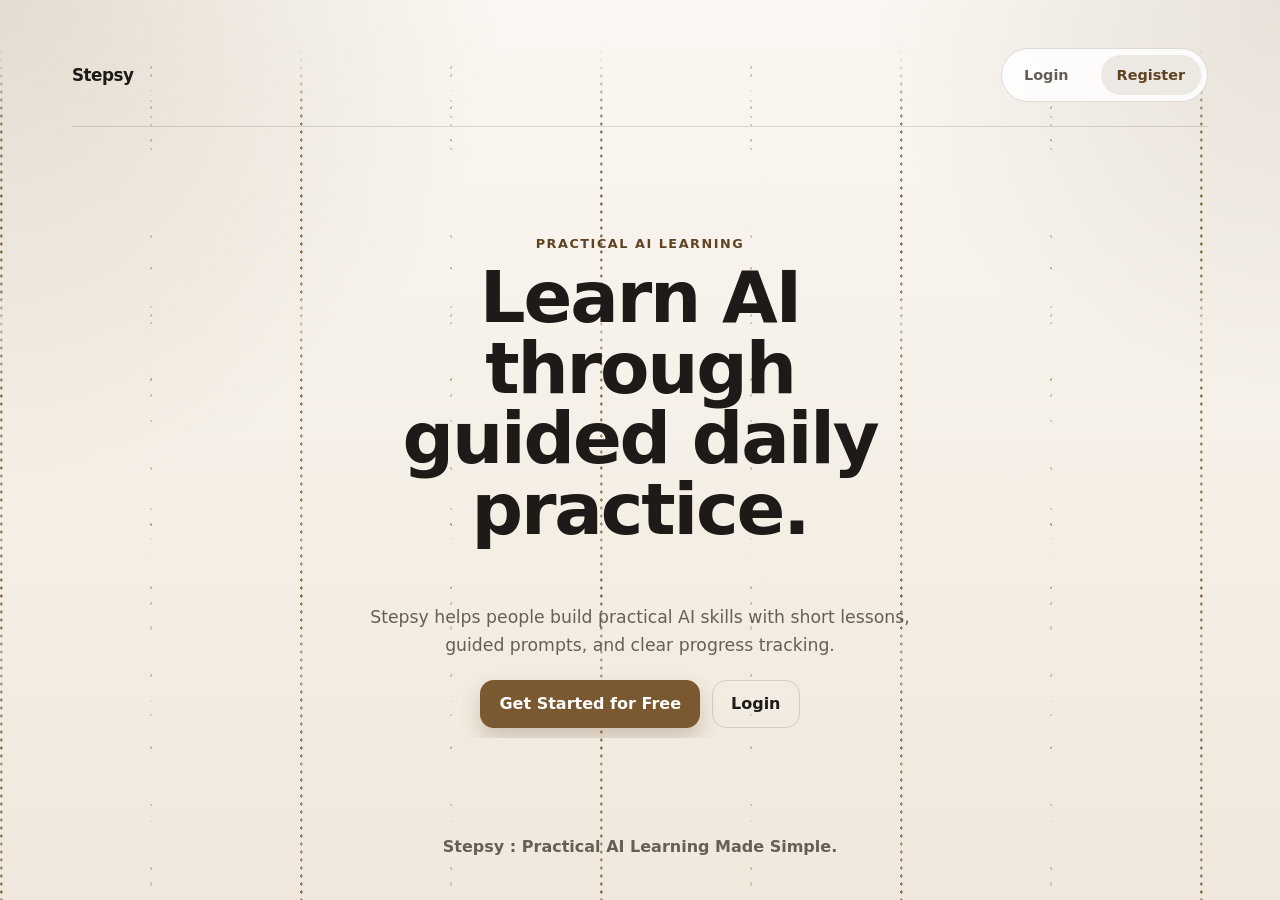
<file: index.html>
<!doctype html>
<html lang="en">
  <head>
    <meta charset="utf-8" />
    <meta name="viewport" content="width=device-width, initial-scale=1" />
    <title>Stepsy</title>
    <link rel="stylesheet" href="assets/css/styles.css" />
  </head>
  <body class="landing-body">
    <div class="landing-bg"></div>
    <div class="page-shell">
      <header class="site-nav">
        <a class="brand" href="index.html">Stepsy</a>
        <nav class="nav-links" aria-label="Primary">
          <a href="login.html">Login</a>
          <a class="nav-cta" href="register.html">Register</a>
        </nav>
      </header>

      <main class="site-main">
        <section class="hero hero--landing">
          <div class="hero-copy-wrap">
            <p class="eyebrow">Practical AI learning</p>
            <h1>Learn AI through guided daily practice.</h1>
            <p class="hero-copy">
              Stepsy helps people build practical AI skills with short lessons, guided prompts,
              and clear progress tracking.
            </p>
            <div class="hero-actions">
              <a class="button button--primary" href="register.html">Get Started for Free</a>
              <a class="button button--secondary" href="login.html">Login</a>
            </div>
          </div>
        </section>
      </main>

      <footer class="site-footer">
        <p>Stepsy : Practical AI Learning Made Simple.</p>
      </footer>
    </div>
    <script type="module" src="assets/js/app.js"></script>
  </body>
</html>
</file>
<file: assets/css/styles.css>
:root {
  color-scheme: light;
  --bg: #f5f2eb;
  --surface: rgba(255, 255, 255, 0.84);
  --surface-solid: #ffffff;
  --ink: #1e1a17;
  --muted: #655f58;
  --accent: #7a5830;
  --accent-strong: #5f4323;
  --accent-soft: #ece2d3;
  --border: rgba(30, 26, 23, 0.14);
  --shadow-lg: 0 24px 70px rgba(30, 26, 23, 0.14);
  --shadow-md: 0 12px 30px rgba(30, 26, 23, 0.09);
}

* {
  box-sizing: border-box;
}

body {
  margin: 0;
  font-family: Inter, ui-sans-serif, system-ui, -apple-system, BlinkMacSystemFont, 'Segoe UI', sans-serif;
  background:
    radial-gradient(circle at top left, rgba(122, 88, 48, 0.17), transparent 32%),
    radial-gradient(circle at top right, rgba(95, 67, 35, 0.12), transparent 26%),
    linear-gradient(180deg, #faf7f2 0%, #f0e8dc 100%);
  color: var(--ink);
}

.app-shell {
  max-width: 1140px;
  margin: 0 auto;
  padding: 20px;
}

.page-shell {
  max-width: 1200px;
  margin: 0 auto;
  padding: 18px;
  min-height: 100dvh;
  display: grid;
  grid-template-rows: auto 1fr auto;
}

.site-nav {
  display: flex;
  align-items: center;
  justify-content: space-between;
  gap: 16px;
  padding: 16px 0 24px;
  border-bottom: 1px solid var(--border);
  margin-bottom: 32px;
}

.brand {
  color: var(--ink);
  font-size: 1.05rem;
  font-weight: 800;
  letter-spacing: -0.03em;
  text-decoration: none;
}

.nav-links {
  display: flex;
  flex-wrap: wrap;
  align-items: center;
  gap: 16px;
}

.nav-links a {
  color: var(--muted);
  text-decoration: none;
  font-weight: 600;
}

.nav-links a:hover {
  color: var(--ink);
}

.nav-cta {
  display: inline-flex;
  align-items: center;
  min-height: 40px;
  padding: 0 14px;
  border-radius: 12px;
  background: rgba(122, 88, 48, 0.12);
  color: var(--accent-strong) !important;
}

.site-main {
  display: grid;
  gap: 18px;
  align-content: center;
}

.site-main--app {
  align-content: start;
}

.home-note {
  margin-top: -4px;
}

.home-note p {
  margin: 0;
  color: var(--muted);
  font-size: 1rem;
}

.site-footer {
  padding: 28px 0 8px;
  color: var(--muted);
  font-size: 1rem;
  font-weight: bolder;
}

.site-footer p {
  margin: 0;
  text-align: center;
}

.grid {
  display: grid;
  gap: 16px;
  grid-template-columns: repeat(auto-fit, minmax(260px, 1fr));
}

main {
  display: block;
}

.hero,
.card {
  background: var(--surface);
  backdrop-filter: blur(18px);
  border: 1px solid var(--border);
  border-radius: 20px;
  padding: 20px;
  box-shadow: var(--shadow-md);
}

.hero {
  margin-bottom: 16px;
  position: relative;
  overflow: hidden;
  background:
    linear-gradient(135deg, rgba(255, 255, 255, 0.95), rgba(255, 255, 255, 0.72)),
    radial-gradient(circle at top right, rgba(122, 88, 48, 0.18), transparent 40%);
}

.hero--landing {
  background: transparent;
  border: 0;
  box-shadow: none;
  backdrop-filter: none;
  min-height: auto;
  margin-bottom: 0;
  display: grid;
  place-items: center;
  text-align: center;
  padding: 18px 0 10px;
}

.hero--auth {
  padding: 24px;
}

.page-intro h1 {
  margin: 0 0 8px;
  letter-spacing: -0.03em;
}

.metric-grid {
  display: grid;
  gap: 12px;
  grid-template-columns: repeat(auto-fit, minmax(140px, 1fr));
}

.metric-box {
  padding: 16px;
  border: 1px solid var(--border);
  border-radius: 16px;
  background: rgba(255, 255, 255, 0.58);
}

.metric-box p {
  margin: 0 0 4px;
  font-size: 0.9rem;
}

.metric-box strong {
  font-size: 1.3rem;
  letter-spacing: -0.02em;
}

.list-shell {
  display: grid;
  gap: 10px;
}

.lesson-row,
.progress-row {
  display: flex;
  justify-content: space-between;
  align-items: center;
  gap: 16px;
  padding: 16px;
  border: 1px solid var(--border);
  border-radius: 16px;
  background: rgba(255, 255, 255, 0.62);
  text-decoration: none;
  color: inherit;
}

.lesson-row h2,
.progress-row h2 {
  margin: 2px 0 4px;
  font-size: 1.05rem;
  letter-spacing: -0.02em;
}

.lesson-row--locked {
  opacity: 0.65;
}

.lesson-day {
  margin: 0;
  color: var(--accent-strong);
  font-size: 0.8rem;
  font-weight: 700;
  text-transform: uppercase;
  letter-spacing: 0.1em;
}

.lesson-meta {
  margin: 0;
  color: var(--muted);
  font-size: 0.92rem;
}

.status-pill {
  display: inline-flex;
  align-items: center;
  min-height: 32px;
  padding: 0 12px;
  border-radius: 999px;
  font-size: 0.84rem;
  font-weight: 700;
  white-space: nowrap;
}

.status-pill--done {
  background: #d6ead8;
  color: #1d5d2a;
}

.status-pill--ready {
  background: var(--accent-soft);
  color: var(--accent-strong);
}

.status-pill--locked {
  background: #ece7de;
  color: #685f53;
}

.lesson-layout {
  display: grid;
  gap: 14px;
}

.lesson-main {
  display: grid;
  gap: 12px;
}

.lesson-side {
  display: grid;
  gap: 12px;
}

.input-area {
  width: 100%;
  margin-top: 8px;
  border: 1px solid var(--border);
  border-radius: 12px;
  padding: 12px;
  font: inherit;
  background: var(--surface-solid);
  resize: vertical;
}

.hero-actions--left {
  justify-content: flex-start;
}

.auth-panel,
.mini-panel {
  background: rgba(255, 255, 255, 0.74);
  border: 1px solid var(--border);
  border-radius: 24px;
  box-shadow: var(--shadow-md);
}

.auth-panel {
  padding: 24px;
}

.auth-panel {
  display: grid;
  gap: 16px;
}

.auth-page {
  display: grid;
  justify-items: center;
  gap: 0;
  min-height: calc(100dvh - 140px);
  align-content: center;
}

.auth-panel--center {
  width: 100%;
  max-width: 640px;
}

.section {
  display: grid;
  gap: 14px;
  padding: 24px;
  background: rgba(255, 255, 255, 0.68);
  border: 1px solid var(--border);
  border-radius: 24px;
  box-shadow: var(--shadow-md);
}

.section--plain {
  background: transparent;
  border: 0;
  box-shadow: none;
  padding: 8px 0;
}

.section--split {
  grid-template-columns: minmax(0, 1fr);
}

.section--grid {
  grid-template-columns: minmax(0, 1fr);
}

.section--cta {
  display: flex;
  flex-direction: column;
  align-items: flex-start;
  gap: 18px;
}

.section-kicker {
  margin: 0;
  color: var(--accent-strong);
  font-size: 0.82rem;
  font-weight: 800;
  letter-spacing: 0.12em;
  text-transform: uppercase;
}

.section-copy {
  max-width: 65ch;
  color: var(--muted);
}

.mini-panel {
  padding: 22px;
}

.mini-panel--accent {
  background: linear-gradient(180deg, rgba(255, 255, 255, 0.84), rgba(219, 234, 254, 0.36));
}

.content-block {
  background: rgba(255, 255, 255, 0.62);
  border: 1px solid var(--border);
  border-radius: 18px;
  padding: 20px;
}

.content-block--accent {
  background: linear-gradient(180deg, rgba(255, 255, 255, 0.84), rgba(219, 234, 254, 0.32));
}

.hero::after {
  content: '';
  position: absolute;
  inset: auto -10% -40% auto;
  width: 220px;
  height: 220px;
  background: radial-gradient(circle, rgba(122, 88, 48, 0.22), transparent 70%);
  pointer-events: none;
}

.hero--landing::after {
  display: none;
}

.hero-copy-wrap {
  width: 100%;
  max-width: 760px;
  margin: 0 auto;
  display: grid;
  justify-items: center;
}

.eyebrow {
  margin: 0 0 8px;
  text-transform: uppercase;
  letter-spacing: 0.12em;
  font-size: 0.8rem;
  color: var(--accent-strong);
  font-weight: 700;
}

.hero h1,
.card h1,
.card h2 {
  margin-top: 0;
  letter-spacing: -0.03em;
}

.hero h1 {
  font-size: clamp(2.2rem, 7vw, 4.5rem);
  line-height: 0.98;
  max-width: 11ch;
  margin-left: auto;
  margin-right: auto;
}

.hero-copy {
  max-width: 52ch;
  font-size: 1.02rem;
  margin: 0 auto;
}

.hero-actions {
  display: flex;
  flex-wrap: wrap;
  justify-content: center;
  gap: 12px;
  margin-top: 20px;
}

.hero-actions--footer {
  margin-top: 0;
}

.button {
  display: inline-flex;
  align-items: center;
  justify-content: center;
  min-height: 48px;
  padding: 0 18px;
  border-radius: 14px;
  border: 1px solid transparent;
  text-decoration: none;
  font-weight: 700;
  cursor: pointer;
  transition: transform 0.18s ease, box-shadow 0.18s ease, background 0.18s ease;
}

.button--primary {
  background: var(--accent);
  color: white;
  box-shadow: 0 10px 20px rgba(95, 67, 35, 0.24);
}

.button--secondary {
  background: transparent;
  border-color: var(--border);
  color: var(--ink);
}

.button:hover {
  transform: translateY(-1px);
}

.button--primary:hover {
  background: var(--accent-strong);
}

.button--secondary:hover {
  background: rgba(255, 255, 255, 0.7);
}

.button:focus,
input:focus {
  outline: 3px solid rgba(31, 111, 120, 0.18);
  outline-offset: 2px;
}

.clean-list {
  margin: 0;
  padding-left: 18px;
  color: var(--muted);
  line-height: 1.8;
}

.feature-list {
  display: grid;
  gap: 10px;
  margin: 0;
  padding: 0;
  list-style: none;
}

.feature-list--stacked {
  padding-left: 0;
}

.feature-list li {
  display: flex;
  align-items: flex-start;
  gap: 10px;
  color: var(--muted);
}

.feature-list li::before {
  content: '•';
  color: var(--accent);
  font-weight: 900;
  line-height: 1;
}

.meta-strip {
  display: grid;
  gap: 10px;
  padding: 14px 16px;
  border-radius: 16px;
  background: rgba(122, 88, 48, 0.08);
  border: 1px solid rgba(122, 88, 48, 0.16);
}

.meta-strip span {
  font-size: 0.92rem;
  color: var(--muted);
}

.tag-row {
  display: flex;
  flex-wrap: wrap;
  gap: 10px;
  margin: 18px 0 0;
}

.auth-tag-row {
  margin-top: 8px;
}

.tag {
  display: inline-flex;
  align-items: center;
  min-height: 34px;
  padding: 0 12px;
  border-radius: 999px;
  background: var(--accent-soft);
  color: var(--accent-strong);
  font-size: 0.9rem;
  font-weight: 700;
}

.stack {
  display: grid;
  gap: 12px;
}

label {
  display: grid;
  gap: 8px;
  font-weight: 600;
}

input {
  min-height: 48px;
  padding: 0 14px;
  border: 1px solid rgba(18, 33, 43, 0.14);
  border-radius: 12px;
  font: inherit;
  background: var(--surface-solid);
  box-shadow: inset 0 1px 0 rgba(255, 255, 255, 0.8);
}

.auth-note {
  margin-top: 16px;
}

.auth-note-text {
  margin: 0;
  color: var(--muted);
}

.auth-note-text a {
  color: var(--accent-strong);
  text-decoration: none;
  font-weight: 700;
}

.auth-status {
  margin: 0;
  color: var(--muted);
  font-size: 0.95rem;
}

.auth-status.status--error {
  color: #a32f2f;
}

.status--error {
  color: #a32f2f;
  font-weight: 600;
}

@media (min-width: 720px) {
  .app-shell {
    padding: 28px;
  }

  .page-shell {
    padding: 24px;
  }

  .hero--landing {
    min-height: calc(100dvh - 190px);
    padding: 8px 0;
  }

  .hero--auth {
    padding: 32px;
  }

  .section--split,
  .section--grid {
    grid-template-columns: repeat(2, minmax(0, 1fr));
  }

  .metric-grid {
    grid-template-columns: repeat(3, minmax(0, 1fr));
  }

  .section--cta {
    flex-direction: row;
    justify-content: space-between;
    align-items: center;
    gap: 24px;
  }

  .auth-panel,
  .mini-panel {
    padding: 28px;
  }

  .content-block {
    padding: 24px;
  }

  .lesson-layout {
    grid-template-columns: minmax(0, 1.4fr) minmax(280px, 0.8fr);
    gap: 16px;
    align-items: start;
  }
}

@media (min-width: 960px) {
  .app-shell {
    padding: 36px;
  }

  .page-shell {
    padding: 32px;
  }

  .hero--landing {
    min-height: calc(100dvh - 210px);
    padding: 10px 0;
  }

  .hero--landing .hero-copy {
    font-size: 1.08rem;
  }

  .hero,
  .card {
    border-radius: 24px;
  }

  .hero {
    min-height: 320px;
    display: grid;
    align-items: center;
  }

  .grid {
    grid-template-columns: repeat(2, minmax(0, 1fr));
  }

  .site-footer {
    padding-top: 32px;
  }

  .site-main {
    gap: 22px;
  }

  .auth-page {
    padding-top: 16px;
    min-height: calc(100dvh - 170px);
  }
}

.hero h1,
.card h1,
.card h2 {
  margin-top: 0;
}

.card + .card {
  margin-top: 16px;
}

.card {
  transition: transform 0.18s ease, box-shadow 0.18s ease, border-color 0.18s ease;
}

.card:hover {
  transform: translateY(-2px);
  box-shadow: var(--shadow-lg);
  border-color: rgba(37, 99, 235, 0.18);
}

p {
  line-height: 1.6;
  color: var(--muted);
}

.auth-note p:last-child {
  margin-bottom: 0;
}

/* Lesson Tabs Layout */
.lesson-header {
  margin-bottom: 20px;
}

.lesson-tabs-container {
  display: grid;
  gap: 20px;
}

.lesson-tabs {
  display: flex;
  gap: 8px;
  overflow-x: auto;
  padding-bottom: 8px;
  /* Hide scrollbar for cleaner mobile look */
  scrollbar-width: none; 
}
.lesson-tabs::-webkit-scrollbar {
  display: none;
}

.tab-btn {
  background: var(--surface);
  border: 1px solid var(--border);
  color: var(--muted);
  font-family: inherit;
  font-size: 0.95rem;
  font-weight: 600;
  padding: 10px 16px;
  border-radius: 12px;
  cursor: pointer;
  text-align: center;
  transition: all 0.2s;
  white-space: nowrap;
  flex: 1;
}

.tab-btn:hover {
  background: var(--surface-solid);
  color: var(--ink);
}

.tab-btn.active {
  background: var(--accent);
  color: #ffffff;
  border-color: var(--accent-strong);
}

.lesson-tab-content {
  display: grid;
}

.tab-pane {
  display: grid;
  gap: 16px;
}

/* Desktop layout for Tabs matching the mini sidebar intent */
@media (min-width: 768px) {
  .lesson-tabs-container {
    grid-template-columns: 180px 1fr;
    align-items: start;
    gap: 32px;
  }
  
  .lesson-tabs {
    flex-direction: column;
    padding-bottom: 0;
  }
  
  .tab-btn {
    text-align: left;
    flex: none;
  }
}

/* Lesson Tabs Layout */
.lesson-header {
  margin-bottom: 20px;
}

.lesson-tabs-container {
  display: grid;
  gap: 20px;
}

.lesson-tabs {
  display: flex;
  gap: 8px;
  overflow-x: auto;
  padding-bottom: 8px;
  /* Hide scrollbar for cleaner mobile look */
  scrollbar-width: none; 
}
.lesson-tabs::-webkit-scrollbar {
  display: none;
}

.tab-btn {
  background: var(--surface);
  border: 1px solid var(--border);
  color: var(--muted);
  font-family: inherit;
  font-size: 0.95rem;
  font-weight: 600;
  padding: 10px 16px;
  border-radius: 12px;
  cursor: pointer;
  text-align: center;
  transition: all 0.2s;
  white-space: nowrap;
  flex: 1;
}

.tab-btn:hover {
  background: var(--surface-solid);
  color: var(--ink);
}

.tab-btn.active {
  background: var(--accent);
  color: #ffffff;
  border-color: var(--accent-strong);
}

.lesson-tab-content {
  display: grid;
}

.tab-pane {
  display: grid;
  gap: 16px;
}

.tab-pane[hidden] {
  display: none !important;
}

/* Desktop layout for Tabs matching the mini sidebar intent */
@media (min-width: 768px) {
  .lesson-tabs-container {
    grid-template-columns: 180px 1fr;
    align-items: start;
    gap: 32px;
  }
  
  .lesson-tabs {
    flex-direction: column;
    padding-bottom: 0;
  }
  
  .tab-btn {
    text-align: left;
    flex: none;
  }
}

/* Utility class to hide on mobile */
@media (max-width: 767px) {
  .desktop-only {
    display: none !important;
  }
}

/* Intelligently place cards side-by-side on larger screens to reduce vertical scrolling */
.tab-pane {
  grid-template-columns: repeat(auto-fit, minmax(300px, 1fr));
  align-items: start; /* Prevents short cards from stretching vertically to match tall cards */
}

/* Ensure the bottom Next buttons always span the full width below the cards */
.tab-pane > .hero-actions {
  grid-column: 1 / -1;
}

/* Allow the Reflection typing area to span the full width for better typing experience */
#tab-reflect .content-block:nth-of-type(2) {
  grid-column: 1 / -1;
}

@media (min-width: 960px) {
  .tab-pane {
    grid-template-columns: 1fr 1fr;
    align-items: stretch;
  }
  
  .tab-pane > .hero-actions,
  .tab-pane > #customResourcesBlock,
  #tab-reflect .content-block:nth-of-type(2) {
    grid-column: 1 / -1;
  }
}

/* Clean up desktop layout: Single full-width pane, stacked cards, quick tools on left */
/* Clean up desktop layout: Single full-width pane, stacked cards, quick tools on left */
/* Clean up desktop layout: Single full-width pane, stacked cards, quick tools on left */
@media (min-width: 768px) {
  .lesson-layout {
    grid-template-columns: 1fr !important;
  }
  .lesson-tabs-container {
    grid-template-columns: 220px 1fr !important;
  }
}
/* Force ALL tab panes to single column (100% width row), no side-by-side grid */
.tab-pane {
  grid-template-columns: 1fr !important;
}
@media (min-width: 960px) {
  .tab-pane {
    grid-template-columns: 1fr !important;
  }
}

/* Remove "card" appearances from lesson content blocks to let it sit plainly on the background */
.lesson-tab-content .content-block {
  background: transparent !important;
  border: none !important;
  box-shadow: none !important;
  padding: 0 0 16px 0 !important;
  border-radius: 0 !important;
}

/* Add subtle dividers between these plain sections if they are stacked */
.lesson-tab-content .content-block + .content-block {
  border-top: 1px solid rgba(0,0,0,0.08) !important;
  padding-top: 16px !important;
}

/* Make sidebar nav and quick actions sticky on desktop */
@media (min-width: 768px) {
  .sidebar-nav {
    position: sticky;
    top: 32px; /* Leaves a nice margin at the top while scrolling */
    align-self: start; /* Prevents the sidebar from dragging out to the height of the whole container so it can stick */
    max-height: calc(100vh - 64px);
    overflow-y: auto;
    /* Hide scrollbar for the sticky container */
    scrollbar-width: none;
  }
  .sidebar-nav::-webkit-scrollbar {
    display: none;
  }
}

/* Upgraded Nav Styles */
.nav-links {
  background: var(--surface);
  padding: 6px 6px;
  border-radius: 100px;
  border: 1px solid var(--border);
}

.nav-links a {
  padding: 8px 16px;
  border-radius: 100px;
  transition: all 0.2s;
  font-size: 0.9rem;
}

.nav-links a:hover {
  background: var(--surface-solid);
  color: var(--ink);
}

.nav-links a[aria-current="page"] {
  background: var(--ink);
  color: white;
}
/* Light-Themed Rain Animation for Landing Page (From Uiverse.io by SelfMadeSystem) */
.landing-bg {
  position: absolute;
  top: 0; left: 0; right: 0; bottom: 0;
  width: 100%;
  height: 100%;
  z-index: -1;
  overflow: hidden;
  pointer-events: none;
  
  /* Use the app's soft accent color for the rain */
  --c: rgba(122, 88, 48, 0.4); 

  background-image: radial-gradient(4px 100px at 0px 235px, var(--c), transparent),
    radial-gradient(4px 100px at 300px 235px, var(--c), transparent),
    radial-gradient(1.5px 1.5px at 150px 117.5px, var(--c) 100%, transparent 150%),
    radial-gradient(4px 100px at 0px 252px, var(--c), transparent),
    radial-gradient(4px 100px at 300px 252px, var(--c), transparent),
    radial-gradient(1.5px 1.5px at 150px 126px, var(--c) 100%, transparent 150%),
    radial-gradient(4px 100px at 0px 150px, var(--c), transparent),
    radial-gradient(4px 100px at 300px 150px, var(--c), transparent),
    radial-gradient(1.5px 1.5px at 150px 75px, var(--c) 100%, transparent 150%),
    radial-gradient(4px 100px at 0px 253px, var(--c), transparent),
    radial-gradient(4px 100px at 300px 253px, var(--c), transparent),
    radial-gradient(1.5px 1.5px at 150px 126.5px, var(--c) 100%, transparent 150%),
    radial-gradient(4px 100px at 0px 204px, var(--c), transparent),
    radial-gradient(4px 100px at 300px 204px, var(--c), transparent),
    radial-gradient(1.5px 1.5px at 150px 102px, var(--c) 100%, transparent 150%),
    radial-gradient(4px 100px at 0px 134px, var(--c), transparent),
    radial-gradient(4px 100px at 300px 134px, var(--c), transparent),
    radial-gradient(1.5px 1.5px at 150px 67px, var(--c) 100%, transparent 150%),
    radial-gradient(4px 100px at 0px 179px, var(--c), transparent),
    radial-gradient(4px 100px at 300px 179px, var(--c), transparent),
    radial-gradient(1.5px 1.5px at 150px 89.5px, var(--c) 100%, transparent 150%),
    radial-gradient(4px 100px at 0px 299px, var(--c), transparent),
    radial-gradient(4px 100px at 300px 299px, var(--c), transparent),
    radial-gradient(1.5px 1.5px at 150px 149.5px, var(--c) 100%, transparent 150%),
    radial-gradient(4px 100px at 0px 215px, var(--c), transparent),
    radial-gradient(4px 100px at 300px 215px, var(--c), transparent),
    radial-gradient(1.5px 1.5px at 150px 107.5px, var(--c) 100%, transparent 150%),
    radial-gradient(4px 100px at 0px 281px, var(--c), transparent),
    radial-gradient(4px 100px at 300px 281px, var(--c), transparent),
    radial-gradient(1.5px 1.5px at 150px 140.5px, var(--c) 100%, transparent 150%),
    radial-gradient(4px 100px at 0px 158px, var(--c), transparent),
    radial-gradient(4px 100px at 300px 158px, var(--c), transparent),
    radial-gradient(1.5px 1.5px at 150px 79px, var(--c) 100%, transparent 150%),
    radial-gradient(4px 100px at 0px 210px, var(--c), transparent),
    radial-gradient(4px 100px at 300px 210px, var(--c), transparent),
    radial-gradient(1.5px 1.5px at 150px 105px, var(--c) 100%, transparent 150%);
  background-size:
    300px 235px, 300px 235px, 300px 235px,
    300px 252px, 300px 252px, 300px 252px,
    300px 150px, 300px 150px, 300px 150px,
    300px 253px, 300px 253px, 300px 253px,
    300px 204px, 300px 204px, 300px 204px,
    300px 134px, 300px 134px, 300px 134px,
    300px 179px, 300px 179px, 300px 179px,
    300px 299px, 300px 299px, 300px 299px,
    300px 215px, 300px 215px, 300px 215px,
    300px 281px, 300px 281px, 300px 281px,
    300px 158px, 300px 158px, 300px 158px,
    300px 210px, 300px 210px, 300px 210px;
  animation: rainAnim 150s linear infinite;

  /* Using -webkit-mask-image to punch out the "gaps" in the rain 
     so we don't block the beautiful parent body gradient colors.
     The mask makes it visible where black, and transparent at the edges. */
  -webkit-mask-image: radial-gradient(
    ellipse 1.5px 2px at 1.5px 50%,
    #000 0%,
    #000 90%,
    transparent 100%
  );
  -webkit-mask-size: 25px 8px;
  mask-image: radial-gradient(
    ellipse 1.5px 2px at 1.5px 50%,
    #000 0%,
    #000 90%,
    transparent 100%
  );
  mask-size: 25px 8px;
}

@keyframes rainAnim {
  0% {
    background-position:
      0px 220px, 3px 220px, 151.5px 337.5px,
      25px 24px, 28px 24px, 176.5px 150px,
      50px 16px, 53px 16px, 201.5px 91px,
      75px 224px, 78px 224px, 226.5px 350.5px,
      100px 19px, 103px 19px, 251.5px 121px,
      125px 120px, 128px 120px, 276.5px 187px,
      150px 31px, 153px 31px, 301.5px 120.5px,
      175px 235px, 178px 235px, 326.5px 384.5px,
      200px 121px, 203px 121px, 351.5px 228.5px,
      225px 224px, 228px 224px, 376.5px 364.5px,
      250px 26px, 253px 26px, 401.5px 105px,
      275px 75px, 278px 75px, 426.5px 180px;
  }
  to {
    background-position:
      0px 6800px, 3px 6800px, 151.5px 6917.5px,
      25px 13632px, 28px 13632px, 176.5px 13758px,
      50px 5416px, 53px 5416px, 201.5px 5491px,
      75px 17175px, 78px 17175px, 226.5px 17301.5px,
      100px 5119px, 103px 5119px, 251.5px 5221px,
      125px 8428px, 128px 8428px, 276.5px 8495px,
      150px 9876px, 153px 9876px, 301.5px 9965.5px,
      175px 13391px, 178px 13391px, 326.5px 13540.5px,
      200px 14741px, 203px 14741px, 351.5px 14848.5px,
      225px 18770px, 228px 18770px, 376.5px 18910.5px,
      250px 5082px, 253px 5082px, 401.5px 5161px,
      275px 6375px, 278px 6375px, 426.5px 6480px;
  }
}


/* Responsive Video Container for Day 1 Resources */
.video-responsive {
  position: relative;
  padding-bottom: 56.25%; /* 16:9 Aspect Ratio */
  height: 0;
  overflow: hidden;
  margin-top: 1.5rem;
  border-radius: var(--radius-md, 12px);
  box-shadow: var(--shadow-sm, 0 4px 12px rgba(0,0,0,0.1));
}

.video-responsive iframe {
  position: absolute;
  top: 0;
  left: 0;
  width: 100%;
  height: 100%;
  border: 0;
}

/* Mobile Back Link */
.mobile-back-link {
  display: inline-flex;
  align-items: center;
  gap: 6px;
  text-decoration: none;
  color: var(--muted);
  font-weight: 500;
  font-size: 0.9rem;
  margin-bottom: 1.5rem;
  padding: 8px 14px;
  border-radius: var(--radius-sm, 8px);
  background: var(--surface-solid, #fff);
  box-shadow: var(--shadow-sm, 0 4px 12px rgba(0,0,0,0.05));
  transition: all 0.2s ease;
}

.mobile-back-link:hover {
  background: var(--accent-soft);
  color: var(--ink);
}

@media (min-width: 768px) {
  .mobile-back-link {
    display: none; /* Hide on larger screens since they have the main nav */
  }
}

/* Password Visibility Toggle */
.password-wrapper {
  position: relative;
  display: flex;
  align-items: center;
}

.password-wrapper input {
  width: 100%;
  padding-right: 48px; /* space for icon */
}

.toggle-password {
  position: absolute;
  right: 12px;
  background: none;
  border: none;
  cursor: pointer;
  padding: 0;
  display: flex;
  align-items: center;
  justify-content: center;
  color: var(--muted);
  transition: color 0.2s ease;
}

.toggle-password:hover {
  color: var(--ink);
}

.toggle-password svg {
  width: 20px;
  height: 20px;
}
</file>
